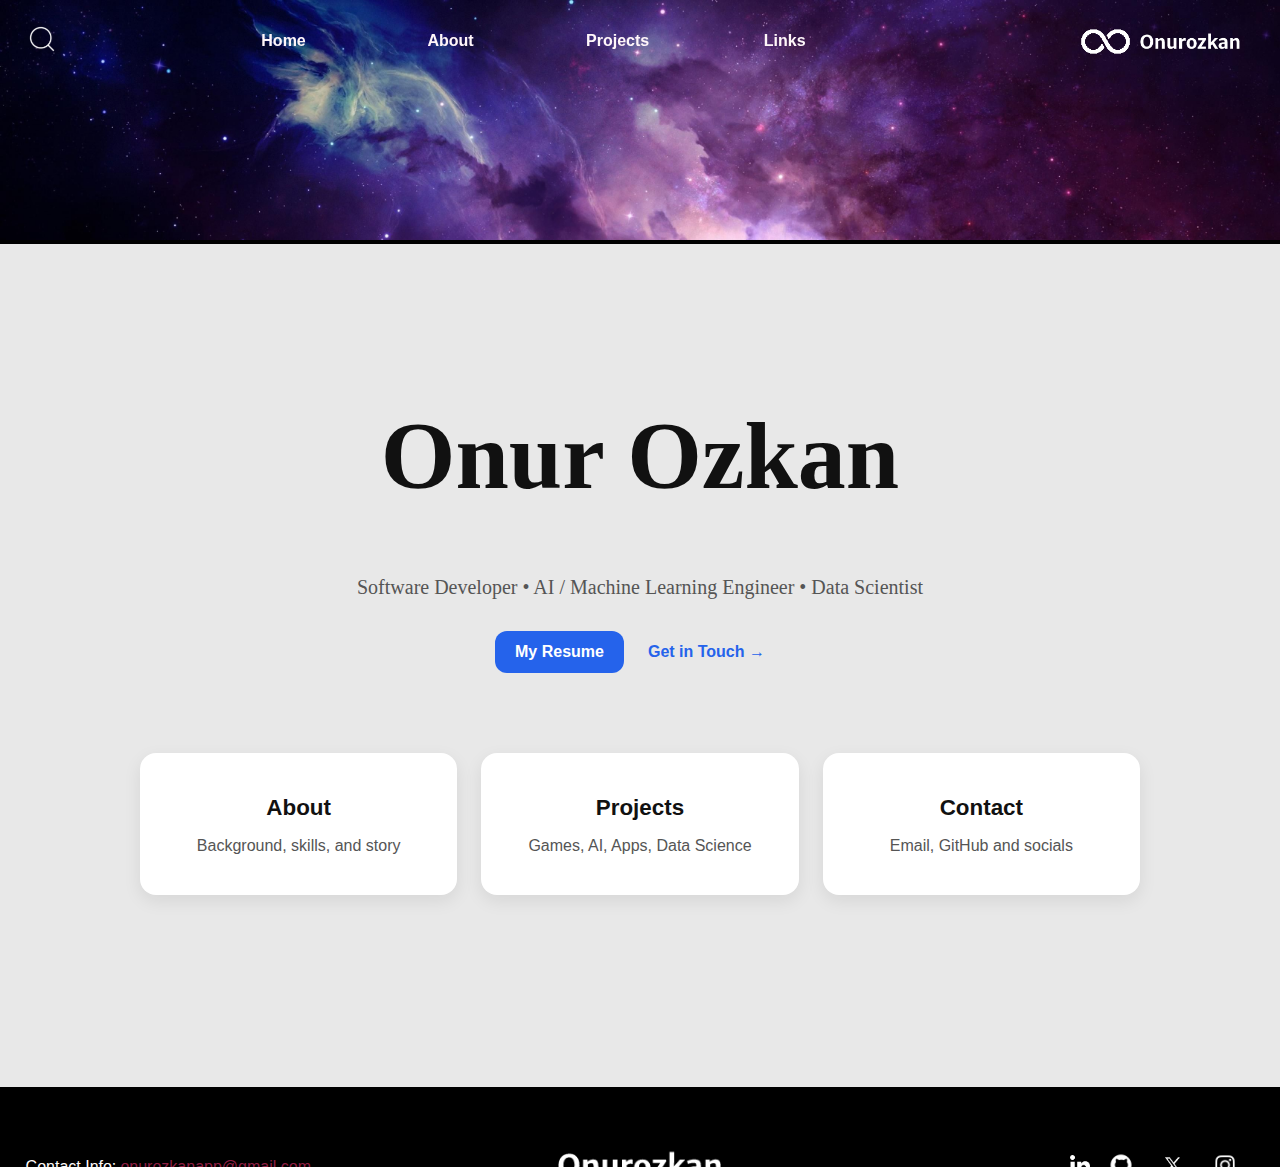
<file: index.html>
<!DOCTYPE html>
<html lang="en">
  <head>
    <meta charset="utf-8" />
    <!-- Ensure proper scaling on mobile devices -->
    <meta name="viewport" content="width=device-width, height=device-height, initial-scale=1" />

    <!-- Browser tab title -->
    <title>Onur Ozkan's Page</title>

    <!-- External CSS for navigation bar and homepage-specific styling -->
    <link rel="stylesheet" href="static/CSS/nav.css" />
    <link rel="stylesheet" href="static/CSS/index.css" />
  </head>
  <body>

    <div id="header">
      <!-- Decorative header background image -->
      <div id="headerpic"></div>

      <!-- Container for navigation and logo -->
      <div class="headercontbackg">
        <div class="headercontent">

          <!-- Burger menu icon (mobile toggle) -->
          <div class="burgericon"></div>

          <!-- Dropdown navigation menu -->
          <div class="burgermenu">
            <div class="linksbox">
              <nav id="links">
                <div id="menu-all-content">
                  <!-- search bar -->
                  <div id="searchbar">
                    <div id="searchtool" onclick="toggleSearchBar()">
                      <img src="static/search.svg" alt="Search" />
                    </div>
                    <form method="POST">
                      <input
                        id="bar"
                        type="text"
                        name="search"
                        placeholder="Search"
                        list="search-results"
                      />
                      <datalist id="search-results">
                        <option value="Home"></option>
                        <option value="About"></option>
                        <option value="Projects"></option>
                        <option value="Links"></option>
                      </datalist>
                    </form>
                  </div>

                  <!-- navigation links (relative, not /absolute) -->
                  <a
                    onmouseover="hoverChangeBackground(this)"
                    onclick="clickLink(this)"
                    onmouseout="changeBackLink(this)"
                    href="index.html"
                  >Home</a>

                  <a
                    onmouseover="hoverChangeBackground(this)"
                    onclick="clickLink(this)"
                    onmouseout="changeBackLink(this)"
                    href="about.html"
                  >About</a>

                  <a
                    onmouseover="hoverChangeBackground(this)"
                    onclick="clickLink(this)"
                    onmouseout="changeBackLink(this)"
                    href="projects.html"
                  >Projects</a>

                  <a
                    onmouseover="hoverChangeBackground(this)"
                    onclick="clickLink(this)"
                    onmouseout="changeBackLink(this)"
                    href="links.html"
                  >Links</a>
                </div>
              </nav>
            </div>
          </div>

          <!-- Website logo -->
          <div class="logo">
            <img src="static/logo.png" alt="Site logo" />
          </div>

        </div>
      </div>
    </div>

    <!-- Main content section -->
    <div class="content">
      <!-- HERO INTRO -->
      <section id="hero">
        <h1>Onur Ozkan</h1>
        <p class="tagline">Software Developer • AI / Machine Learning Engineer • Data Scientist</p>
        <div class="hero-buttons">
          <a class="btn primary"
            href="static/files/OnurOzkanResume.pdf"
            target="_blank" rel="noopener">
            My Resume
          </a>
          <a href="links.html" class="btn link">Get in Touch →</a>
        </div>
      </section>

      <!-- QUICK NAV CARDS -->
      <section id="quick-links">
        <a href="about.html" class="qcard">
          <h2>About</h2>
          <p>Background, skills, and story</p>
        </a>
        <a href="projects.html" class="qcard">
          <h2>Projects</h2>
          <p>Games, AI, Apps, Data Science</p>
        <a href="links.html" class="qcard">
          <h2>Contact</h2>
          <p>Email, GitHub and socials</p>
        </a>
      </section>
    </div>

    
    <!-- === FOOTER SECTION (static) === -->
    <div id="footer">
      <div id="footercontent">
        <div class="logo">
          <img src="static/logotext.png" alt="Site logo text" />
        </div>
        <div id="contactinfo">
          <p>Contact Info:</p>
          <a href="mailto:onurozkanapp@gmail.com">onurozkanapp@gmail.com</a>
        </div>
        <div id="social-media-sec">
          <a href="https://www.linkedin.com/in/onur-ozkan-286812149/" target="_blank" rel="noopener noreferrer">
            <img class="social-media-icons" src="static/linkedin.png" alt="LinkedIn" />
          </a>
          <a href="https://www.github.com/OnurOzkanApp" target="_blank" rel="noopener noreferrer">
            <img id="github" class="social-media-icons" src="static/github.png" alt="GitHub" />
          </a>
          <a href="https://twitter.com/OnurOzkan98" target="_blank" rel="noopener noreferrer">
            <img id="xlogo" class="social-media-icons" src="static/XAllBlack.png" alt="X" />
          </a>
          <a href="https://www.instagram.com/onurozkan98/" target="_blank" rel="noopener noreferrer">
            <img id="instagram" class="social-media-icons" src="static/instagram-icon.png" alt="Instagram" />
          </a>
        </div>
      </div>
    </div>

    <!-- Scripts -->
    <script src="https://code.jquery.com/jquery-3.5.0.js"></script>
    <script src="static/JS/nav.js"></script>
    <script src="static/JS/index.js"></script>
  </body>
</html>
</file>
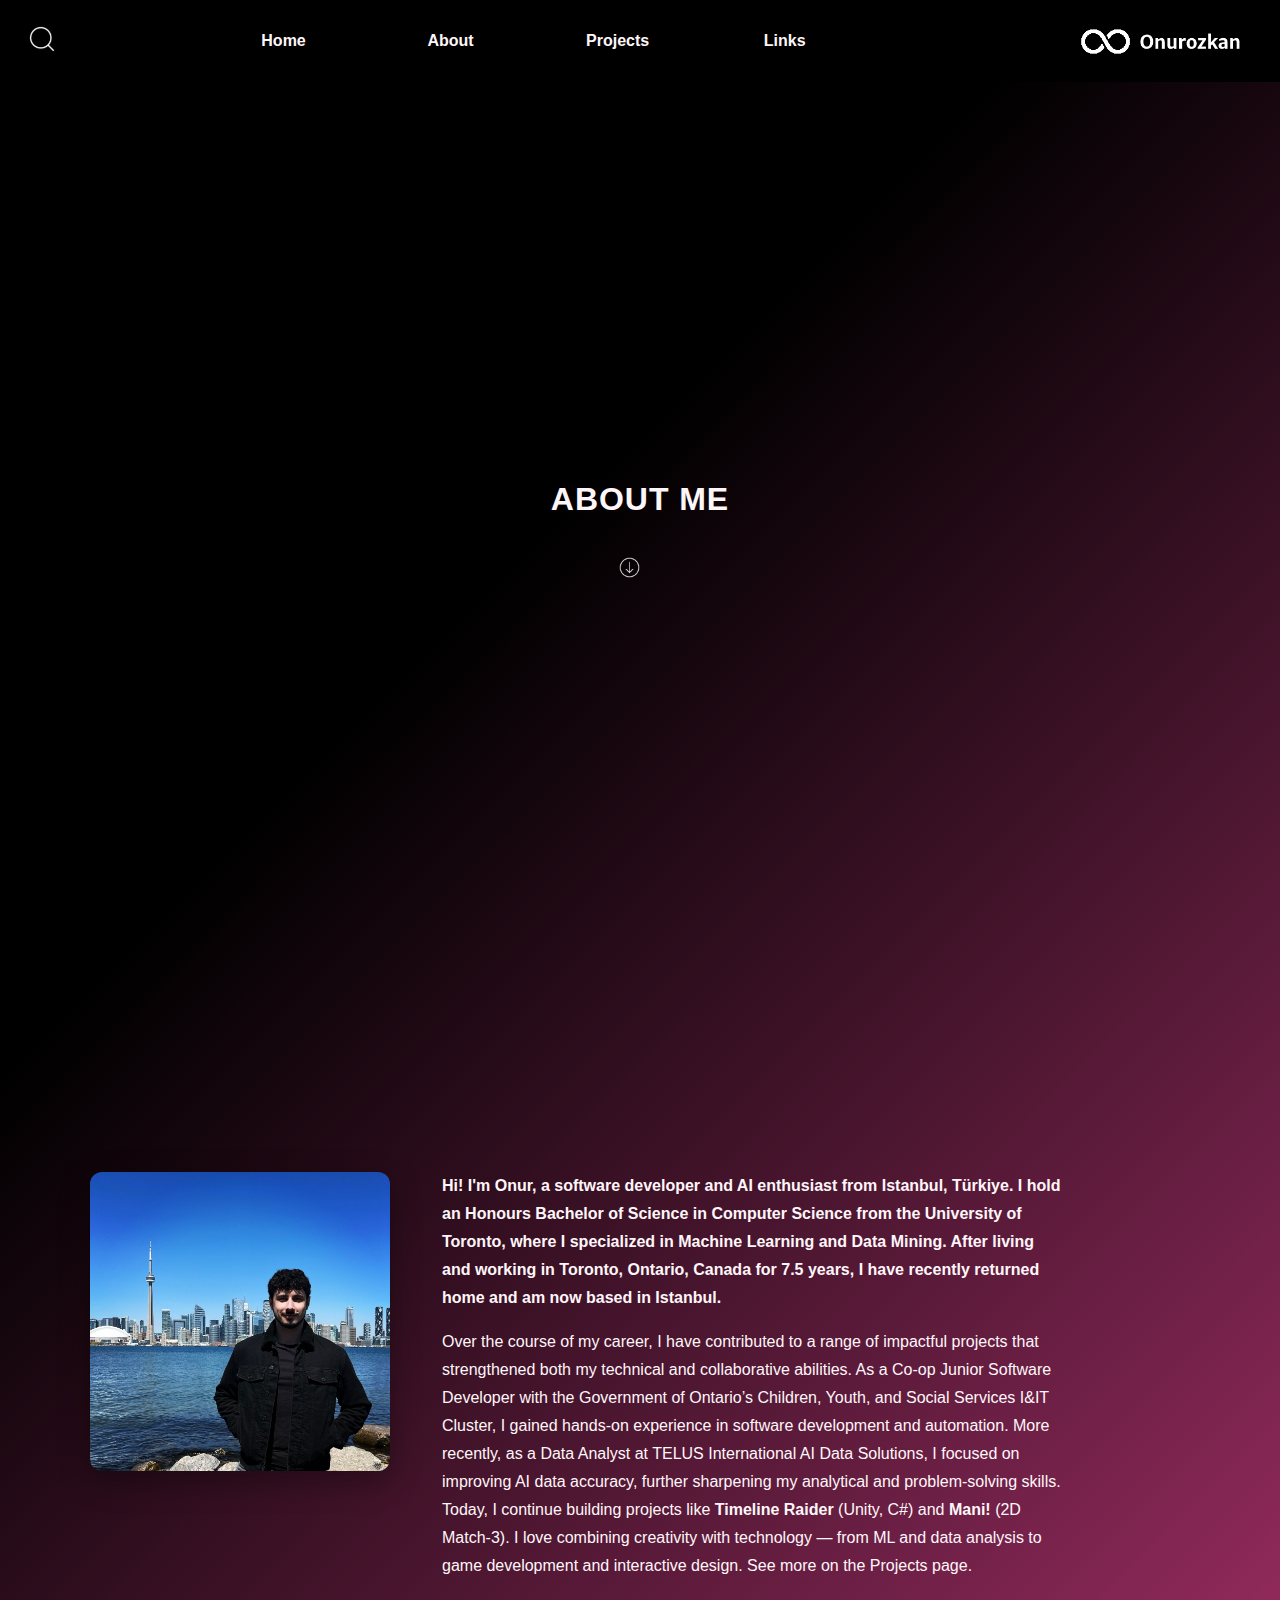
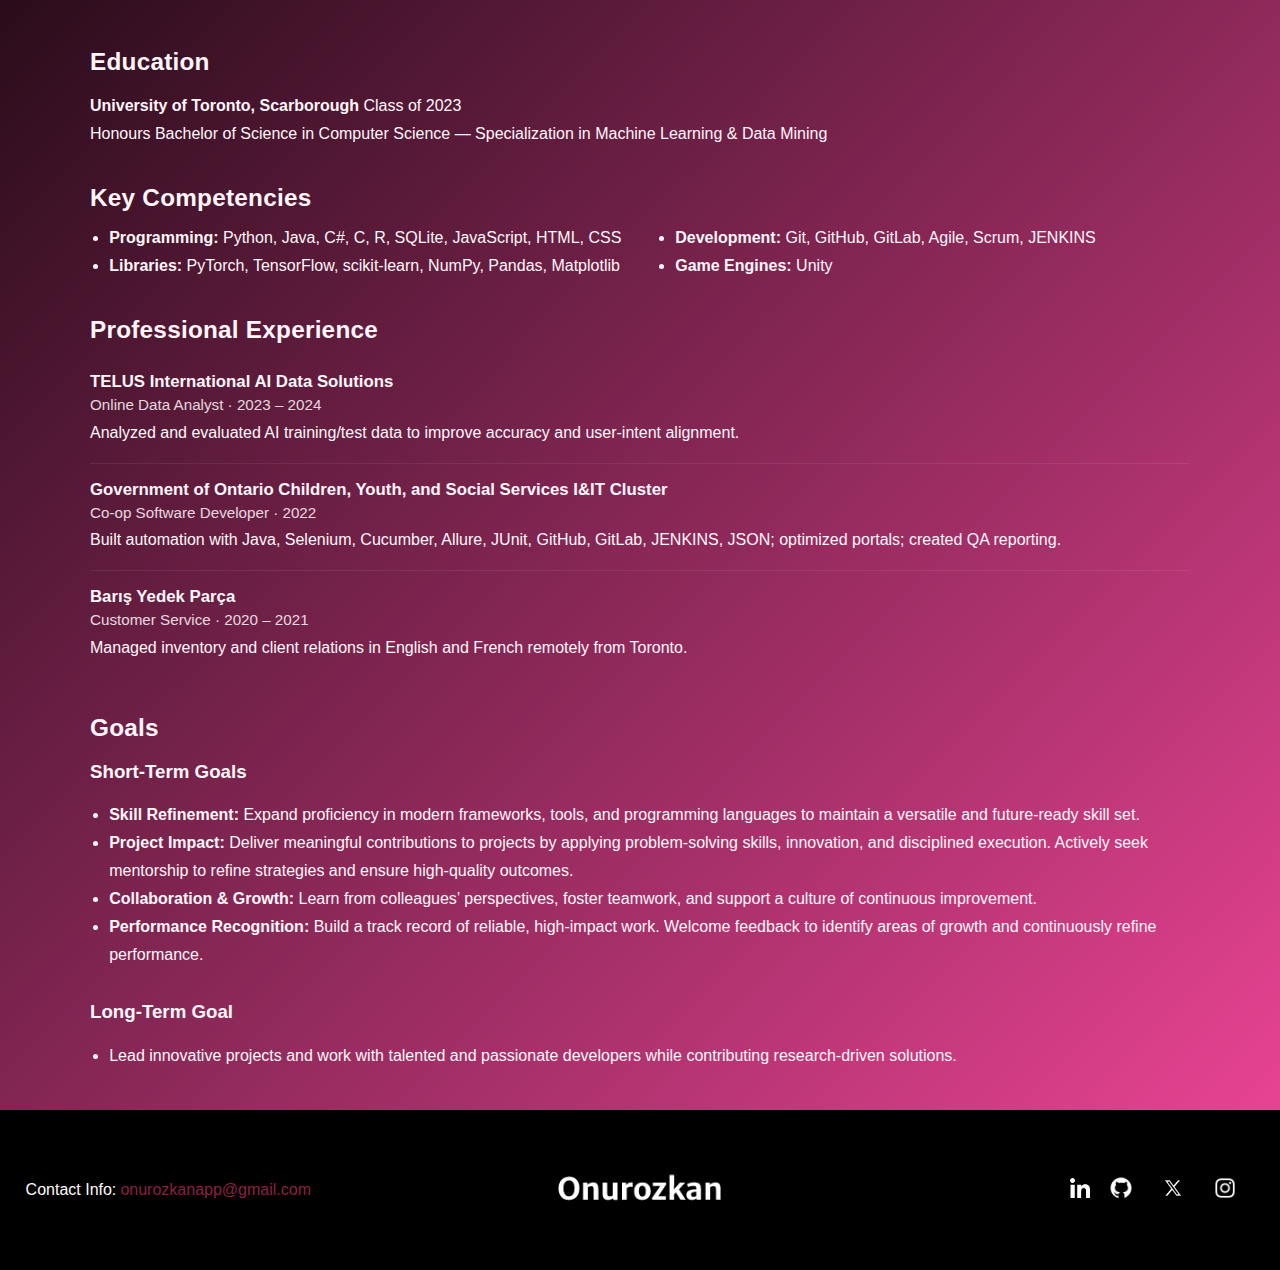
<file: about.html>
<!DOCTYPE html>
<html lang="en">
  <head>
    <!-- Meta -->
    <meta charset="utf-8" />
    <meta name="viewport" content="width=device-width, initial-scale=1" />

    <!-- Title -->
    <title>Onur Ozkan's Page</title>

    <!-- Styles -->
    <link rel="stylesheet" href="static/CSS/nav.css" />
    <link rel="stylesheet" href="static/CSS/about.css" />
  </head>
  <body>

    <!-- === HEADER (same structure as index) === -->
    <div id="header">
      <div id="headerpic"></div>

      <div class="headercontbackg">
        <div class="headercontent">

          <!-- Burger -->
          <div class="burgericon"></div>

          <!-- Dropdown menu -->
          <div class="burgermenu">
            <div class="linksbox">
              <nav id="links">
                <div id="menu-all-content">
                  <!-- search bar -->
                  <div id="searchbar">
                    <div id="searchtool" onclick="toggleSearchBar()">
                      <img src="static/search.svg" alt="Search" />
                    </div>
                    <form>
                      <input id="bar" type="text" name="search" placeholder="Search" list="search-results" />
                      <datalist id="search-results">
                        <option value="Home"></option>
                        <option value="About"></option>
                        <option value="Projects"></option>
                        <option value="Links"></option>
                      </datalist>
                    </form>
                  </div>

                  <!-- nav links -->
                  <!-- navigation links (relative, not /absolute) -->
                  <a
                    onmouseover="hoverChangeBackground(this)"
                    onclick="clickLink(this)"
                    onmouseout="changeBackLink(this)"
                    href="index.html"
                  >Home</a>

                  <a
                    onmouseover="hoverChangeBackground(this)"
                    onclick="clickLink(this)"
                    onmouseout="changeBackLink(this)"
                    href="about.html"
                  >About</a>

                  <a
                    onmouseover="hoverChangeBackground(this)"
                    onclick="clickLink(this)"
                    onmouseout="changeBackLink(this)"
                    href="projects.html"
                  >Projects</a>

                  <a
                    onmouseover="hoverChangeBackground(this)"
                    onclick="clickLink(this)"
                    onmouseout="changeBackLink(this)"
                    href="links.html"
                  >Links</a>
                </div>
              </nav>
            </div>
          </div>

          <!-- Logo -->
          <div class="logo">
            <img src="static/logo.png" alt="Site logo" />
          </div>

        </div>
      </div>
    </div>

    <!-- === MAIN CONTENT === -->
    <main class="content">
      <div class="filtered-background">
        <!-- Hero -->
        <section class="sections">
          <div class="section-1-content">
            <h1>ABOUT ME</h1>
            <div class="btns">
              <button class="next" aria-label="Scroll down">
                <img id="downarrow" src="static/downarrow.png" alt="" />
              </button>
              <button class="prev" aria-hidden="true">top</button>
            </div>
          </div>
        </section>

        <!-- Intro (image + two paragraphs) -->
        <section class="sections">
          <div class="section-2-content about-grid">
            <img id="profpicture" src="static/profphoto.jpg" alt="Profile photo of Onur Ozkan" />

            <div class="intro">
              <p class="lead" id="intro-1">
                Hi! I'm Onur, a software developer and AI enthusiast from Istanbul, Türkiye. I hold an 
                Honours Bachelor of Science in Computer Science from the University of Toronto, where I 
                specialized in Machine Learning and Data Mining. After living and working in 
                Toronto, Ontario, Canada for 7.5 years, I have recently returned home and am now based in Istanbul.
              </p>

              <p id="intro-2">
                Over the course of my career, I have contributed to a range of impactful projects that 
                strengthened both my technical and collaborative abilities. As a Co-op Junior Software Developer 
                with the Government of Ontario’s Children, Youth, and Social Services I&IT Cluster, 
                I gained hands-on experience in software development and automation. More recently, 
                as a Data Analyst at TELUS International AI Data Solutions, I focused on improving AI data accuracy, 
                further sharpening my analytical and problem-solving skills. Today, I continue building 
                projects like <strong>Timeline Raider</strong> (Unity, C#) and <strong>Mani!</strong> (2D Match-3).
                I love combining creativity with technology — from ML and data analysis to game development
                and interactive design. See more on the Projects page.
              </p>
            </div>
          </div>
        </section>

        <!-- Details block -->
        <section class="sections">
          <div class="section-3-content details">
            <h2>Education</h2>
            <p><strong>University of Toronto, Scarborough</strong> Class of 2023<br />
               Honours Bachelor of Science in Computer Science — Specialization in Machine Learning &amp; Data Mining
            </p>

            <h2>Key Competencies</h2>
            <div class="two-col">
              <ul>
                <li><strong>Programming:</strong> Python, Java, C#, C, R, SQLite, JavaScript, HTML, CSS</li>
                <li><strong>Libraries:</strong> PyTorch, TensorFlow, scikit-learn, NumPy, Pandas, Matplotlib</li>
              </ul>
              <ul>
                <li><strong>Development:</strong> Git, GitHub, GitLab, Agile, Scrum, JENKINS</li>
                <li><strong>Game Engines:</strong> Unity</li>
              </ul>
            </div>

            <h2>Professional Experience</h2>
            <div class="timeline">
              <div class="item">
                <h3>TELUS International AI Data Solutions</h3>
                <span class="meta">Online Data Analyst · 2023 – 2024</span>
                <p>Analyzed and evaluated AI training/test data to improve accuracy and user-intent alignment.</p>
              </div>
              <div class="item">
                <h3>Government of Ontario Children, Youth, and Social Services I&IT Cluster</h3>
                <span class="meta">Co-op Software Developer · 2022</span>
                <p>Built automation with Java, Selenium, Cucumber, Allure, JUnit, GitHub, GitLab, JENKINS, JSON; optimized portals; created QA reporting.</p>
              </div>
              <div class="item">
                <h3>Barış Yedek Parça</h3>
                <span class="meta">Customer Service · 2020 – 2021</span>
                <p>Managed inventory and client relations in English and French remotely from Toronto.</p>
              </div>
            </div>

            <h2>Goals</h2>
            <h3>Short-Term Goals</h3>
            <ul class="goals">
              <li><strong>Skill Refinement:</strong> Expand proficiency in modern frameworks, tools, and programming languages to maintain a versatile and future-ready skill set.</li>
              <li><strong>Project Impact:</strong> Deliver meaningful contributions to projects by applying problem-solving skills, innovation, and disciplined execution. Actively seek mentorship to refine strategies and ensure high-quality outcomes.</li>
              <li><strong>Collaboration & Growth:</strong> Learn from colleagues’ perspectives, foster teamwork, and support a culture of continuous improvement.</li>
              <li><strong>Performance Recognition:</strong> Build a track record of reliable, high-impact work. Welcome feedback to identify areas of growth and continuously refine performance.</li>
            </ul>

            <h3>Long-Term Goal</h3>
            <ul class="goals">
              <li>Lead innovative projects and work with talented and passionate developers while contributing research-driven solutions.</li>
            </ul>
          </div>
        </section>
      </div>
    </main>

    <!-- === FOOTER SECTION (static) === -->
    <div id="footer">
      <div id="footercontent">
        <div class="logo">
          <img src="static/logotext.png" alt="Site logo text" />
        </div>
        <div id="contactinfo">
          <p>Contact Info:</p>
          <a href="mailto:onurozkanapp@gmail.com">onurozkanapp@gmail.com</a>
        </div>
        <div id="social-media-sec">
          <a href="https://www.linkedin.com/in/onur-ozkan-286812149/" target="_blank" rel="noopener noreferrer">
            <img class="social-media-icons" src="static/linkedin.png" alt="LinkedIn" />
          </a>
          <a href="https://www.github.com/OnurOzkanApp" target="_blank" rel="noopener noreferrer">
            <img id="github" class="social-media-icons" src="static/github.png" alt="GitHub" />
          </a>
          <a href="https://twitter.com/OnurOzkan98" target="_blank" rel="noopener noreferrer">
            <img id="xlogo" class="social-media-icons" src="static/XAllBlack.png" alt="X" />
          </a>
          <a href="https://www.instagram.com/onurozkan98/" target="_blank" rel="noopener noreferrer">
            <img id="instagram" class="social-media-icons" src="static/instagram-icon.png" alt="Instagram" />
          </a>
        </div>
      </div>
    </div>

    <!-- Scripts -->
    <script src="https://code.jquery.com/jquery-3.5.0.js"></script>
    <script src="static/JS/nav.js"></script>
    <script src="static/JS/about.js"></script>
  </body>
</html>
</file>
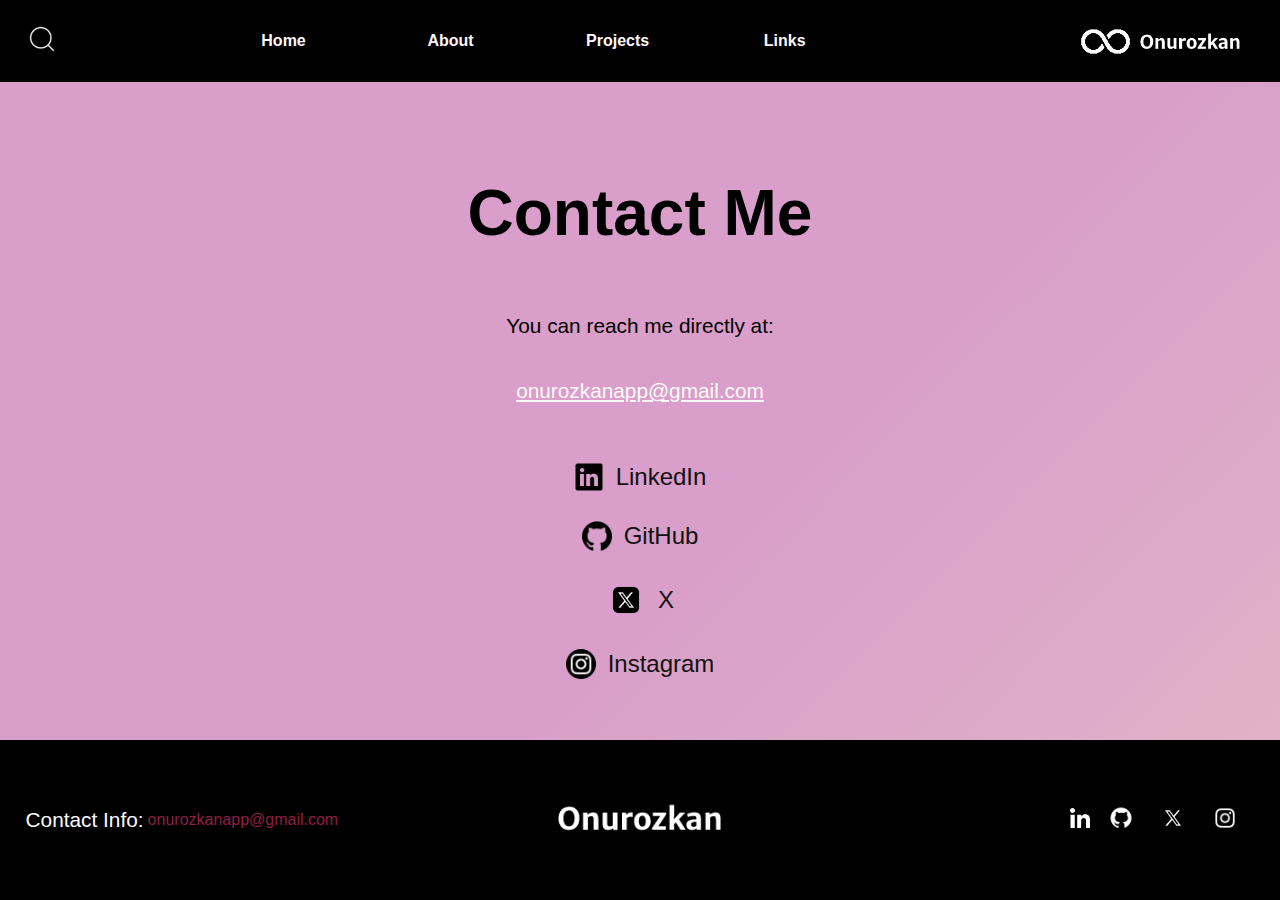
<file: links.html>
<!DOCTYPE html>
<html lang="en">
  <head>
    <meta charset="utf-8" />
    <!-- Responsive layout for all devices -->
    <meta name="viewport" content="width=device-width, initial-scale=1.0" />

    <title>Onur Ozkan's Page</title>

    <link rel="stylesheet" href="static/CSS/nav.css" />
    <link rel="stylesheet" href="static/CSS/links.css" />
  </head>
  <body>
    <!-- ===== HEADER ===== -->
    <div id="header">
      <div id="headerpic"></div>
      <div class="headercontbackg">
        <div class="headercontent">
          <div class="burgericon"></div>

          <div class="burgermenu">
            <div class="linksbox">
              <nav id="links" aria-label="Primary">
                <div id="menu-all-content">
                  <!-- search bar -->
                  <div id="searchbar">
                    <div id="searchtool" onclick="toggleSearchBar()">
                      <img src="static/search.svg" alt="Search" />
                    </div>
                    <form method="POST">
                      <input id="bar" type="text" name="search" placeholder="Search" list="search-results" />
                      <datalist id="search-results">
                        <option value="Home"></option>
                        <option value="About"></option>
                        <option value="Projects"></option>
                        <option value="Links"></option>
                      </datalist>
                    </form>
                  </div>

                  <!-- nav links -->
                  <!-- navigation links (relative, not /absolute) -->
                  <a
                    onmouseover="hoverChangeBackground(this)"
                    onclick="clickLink(this)"
                    onmouseout="changeBackLink(this)"
                    href="index.html"
                  >Home</a>

                  <a
                    onmouseover="hoverChangeBackground(this)"
                    onclick="clickLink(this)"
                    onmouseout="changeBackLink(this)"
                    href="about.html"
                  >About</a>

                  <a
                    onmouseover="hoverChangeBackground(this)"
                    onclick="clickLink(this)"
                    onmouseout="changeBackLink(this)"
                    href="projects.html"
                  >Projects</a>

                  <a
                    onmouseover="hoverChangeBackground(this)"
                    onclick="clickLink(this)"
                    onmouseout="changeBackLink(this)"
                    href="links.html"
                  >Links</a>
                </div>
              </nav>
            </div>
          </div>

          <div class="logo">
            <img src="static/logo.png" alt="Site logo" />
          </div>
        </div>
      </div>
    </div>

    <!-- ===== CONTENT ===== -->
    <div class="content">
      <h1>Contact Me</h1>
      <p>You can reach me directly at:</p>
      <p><a href="mailto:onurozkanapp@gmail.com">onurozkanapp@gmail.com</a></p>

      <div class="social-links">
        <a href="https://www.linkedin.com/in/onur-ozkan-286812149/" target="_blank" rel="noopener noreferrer">
          <img class="social-media-icons" src="static/linkedInAllBlack.png" alt="LinkedIn" /> LinkedIn
        </a>
        <a href="https://github.com/OnurOzkanApp" target="_blank" rel="noopener noreferrer">
          <img class="social-media-icons" src="static/githubAllBlack.png" alt="GitHub" /> GitHub
        </a>
        <a href="https://twitter.com/OnurOzkan98" target="_blank" rel="noopener noreferrer">
          <img id="xlogo" class="social-media-icons" src="static/XAllBlack.png" alt="X" /> X
        </a>
        <a href="https://www.instagram.com/onurozkan98/" target="_blank" rel="noopener noreferrer">
          <img class="social-media-icons" src="static/instagram-icon.png" alt="Instagram" /> Instagram
        </a>
      </div>
    </div>

    <!-- === FOOTER === -->
    <div id="footer">
      <div id="footercontent">
        <div class="logo">
          <img src="static/logotext.png" alt="Site logo text" />
        </div>
        <div id="contactinfo">
          <p>Contact Info:</p>
          <a href="mailto:onurozkanapp@gmail.com">onurozkanapp@gmail.com</a>
        </div>
        <div id="social-media-sec">
          <a href="https://www.linkedin.com/in/onur-ozkan-286812149/" target="_blank" rel="noopener noreferrer">
            <img class="social-media-icons" src="static/linkedin.png" alt="LinkedIn" />
          </a>
          <a href="https://www.github.com/OnurOzkanApp" target="_blank" rel="noopener noreferrer">
            <img id="github" class="social-media-icons" src="static/github.png" alt="GitHub" />
          </a>
          <a href="https://twitter.com/OnurOzkan98" target="_blank" rel="noopener noreferrer">
            <img id="xlogo" class="social-media-icons" src="static/XAllBlack.png" alt="X" />
          </a>
          <a href="https://www.instagram.com/onurozkan98/" target="_blank" rel="noopener noreferrer">
            <img id="instagram" class="social-media-icons" src="static/instagram-icon.png" alt="Instagram" />
          </a>
        </div>
      </div>
    </div>

    <!-- Scripts -->
    <script src="https://code.jquery.com/jquery-3.5.0.js"></script>
    <script src="static/JS/nav.js"></script>
    <script src="static/JS/links.js"></script>
  </body>
</html>
</file>
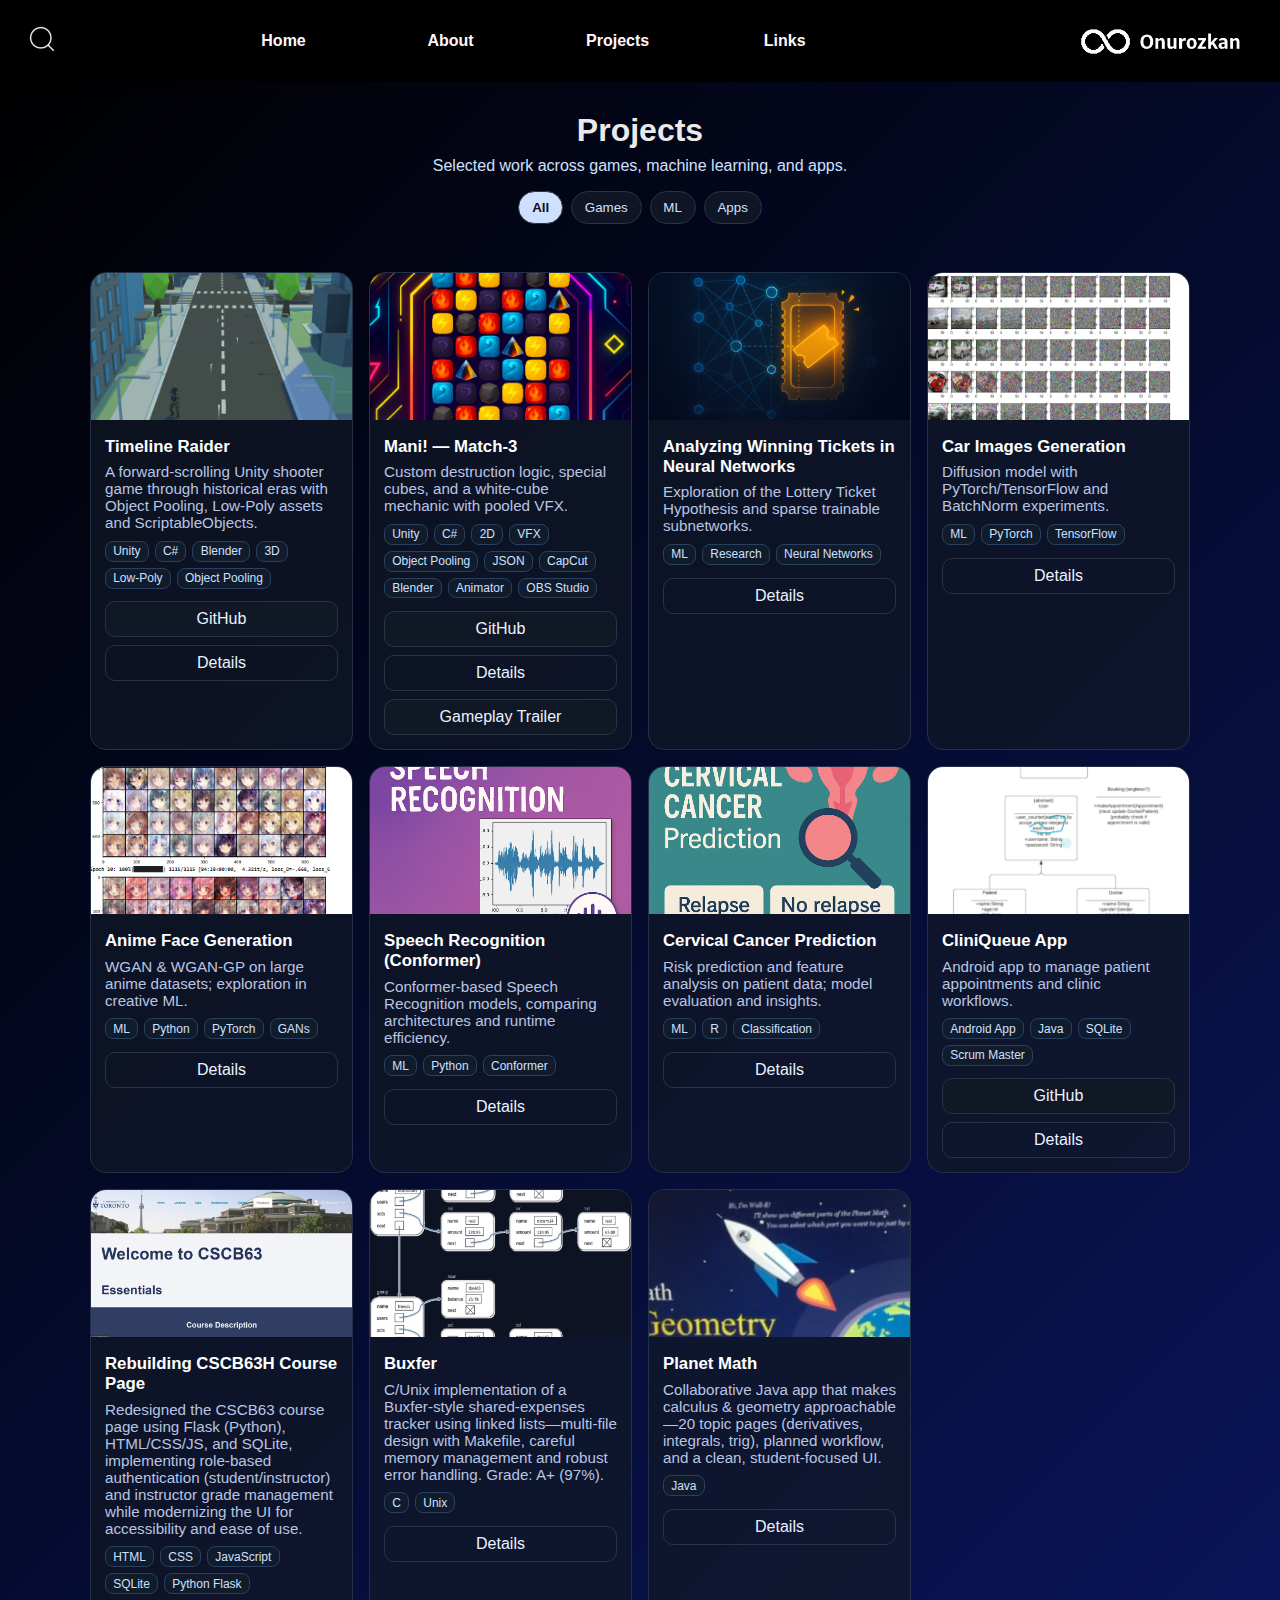
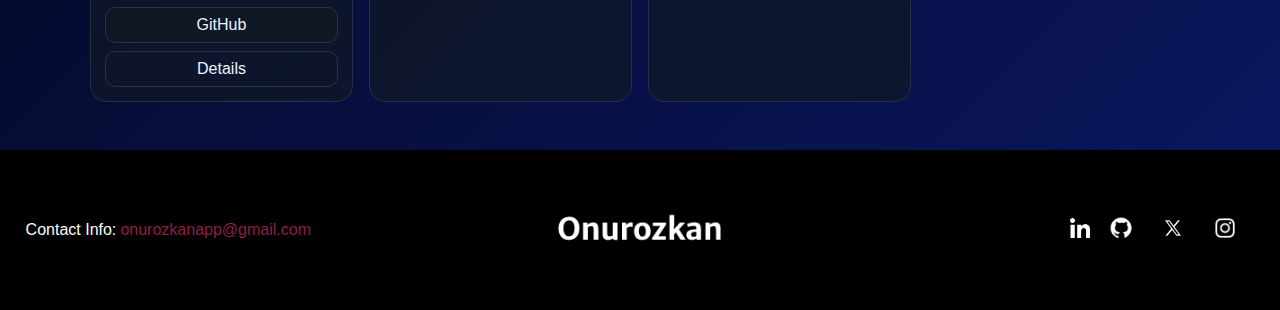
<file: projects.html>
<!DOCTYPE html>
<html lang="en">
  <head>
    <meta charset="utf-8" />
    <meta name="viewport" content="width=device-width, initial-scale=1" />
    <title>Projects — Onur Ozkan</title>

    <link rel="stylesheet" href="static/CSS/nav.css" />
    <link rel="stylesheet" href="static/CSS/projects.css" />
  </head>
  <body>

    <!-- HEADER (same structure as other pages) -->
     <div id="header">
      <!-- Decorative header background image -->
      <div id="headerpic"></div>

      <!-- Container for navigation and logo -->
      <div class="headercontbackg">
        <div class="headercontent">

          <!-- Burger menu icon (mobile toggle) -->
          <div class="burgericon"></div>

          <!-- Dropdown navigation menu -->
          <div class="burgermenu">
            <div class="linksbox">
              <nav id="links">
                <div id="menu-all-content">
                  <!-- search bar -->
                  <div id="searchbar">
                    <div id="searchtool" onclick="toggleSearchBar()">
                      <img src="static/search.svg" alt="Search" />
                    </div>
                    <form method="POST">
                      <input
                        id="bar"
                        type="text"
                        name="search"
                        placeholder="Search"
                        list="search-results"
                      />
                      <datalist id="search-results">
                        <option value="Home"></option>
                        <option value="About"></option>
                        <option value="Projects"></option>
                        <option value="Links"></option>
                      </datalist>
                    </form>
                  </div>

                  <!-- navigation links (relative, not /absolute) -->
                  <a
                    onmouseover="hoverChangeBackground(this)"
                    onclick="clickLink(this)"
                    onmouseout="changeBackLink(this)"
                    href="index.html"
                  >Home</a>

                  <a
                    onmouseover="hoverChangeBackground(this)"
                    onclick="clickLink(this)"
                    onmouseout="changeBackLink(this)"
                    href="about.html"
                  >About</a>

                  <a
                    onmouseover="hoverChangeBackground(this)"
                    onclick="clickLink(this)"
                    onmouseout="changeBackLink(this)"
                    href="projects.html"
                  >Projects</a>

                  <a
                    onmouseover="hoverChangeBackground(this)"
                    onclick="clickLink(this)"
                    onmouseout="changeBackLink(this)"
                    href="links.html"
                  >Links</a>
                </div>
              </nav>
            </div>
          </div>

          <!-- Website logo -->
          <div class="logo">
            <img src="static/logo.png" alt="Site logo" />
          </div>

        </div>
      </div>
    </div>

    <!-- CONTENT -->
    <div class="content">
      <div class="filtered-background">
        <section class="projects-hero">
          <h1>Projects</h1>
          <p>Selected work across games, machine learning, and apps.</p>
          <div class="filters" id="filters">
            <button class="active" data-filter="all">All</button>
            <button data-filter="games">Games</button>
            <button data-filter="ml">ML</button>
            <button data-filter="apps">Apps</button>
          </div>
        </section>
    
        <section class="grid" id="projectGrid">
          <!-- Timeline Raider -->
          <article class="card" data-tags="games" data-sub="Unity • Mobile/PC • 2025-Present">
            <img class="thumb" src="static/thumbs/timelineraider.png" alt="Timeline Raider screenshot" />
            <div class="card-body">
              <h3>Timeline Raider</h3>
              <p>A forward-scrolling Unity shooter game through historical eras with Object Pooling, Low-Poly assets
                 and ScriptableObjects.</p>
              <div class="badges">
                <span class="badge">Unity</span><span class="badge">C#</span><span class="badge">Blender</span><span class="badge">3D</span><span class="badge">Low-Poly</span><span class="badge">Object Pooling</span>
              </div>
              <div class="links">
                <a class="btn" href="https://github.com/OnurOzkanApp/TimelineRaider" target="_blank" rel="noopener">GitHub</a>
                <a class="btn ghost details-btn" href="#timeline-raider">Details</a>
              </div>

              <!-- Hidden long description -->
              <div class="details-content" hidden>
                <p>Timeline Raider is a fast, forward-scrolling shooter where the world moves toward the player.
                I built Timeline Raider in Unity (C#) with an optimized, flexible architecture that is intentionally
                future-proof. Each system is designed to be easily extended, edited, and maintained, so new mechanics,
                content, or UI can be added with minimal refactoring.To keep performance tight—especially on 
                mobile—I rely on low-poly assets and an extensive Object Pooling strategy. Bullets, enemies, 
                allies, VFX, and other gameplay objects are reused rather than reallocated, reducing memory 
                pressure and GC spikes while keeping frame times stable.
                </p>
                <p>The game is structured around eras: 
                Stone Age, Medieval, Industrial, World War II, Modern Day, Future, and Cyberpunk. Every era 
                brings distinct environments, character outfits, weapons, enemies, and comrades. Enemy health 
                and weapon characteristics evolve between eras to maintain challenge and a clear sense of progression.</p>
                <p>For content creation, I model and edit low-poly assets in Blender. Character rigs are standardized 
                with Mixamo so different models share a common skeleton, ensuring cross-compatible animation sets 
                and smoother integration of new characters.</p>
                <p>Weapons are driven by a ScriptableObject-based system, and the core game logic uses modular manager 
                patterns and targeted design patterns (such as Singleton where appropriate). This approach keeps 
                the codebase scalable and organized, making it straightforward to iterate on balance, add new weapons, 
                or introduce era-specific rules.
                </p>
              </div>
              <ul class="details-links" hidden>
                <li><a href="https://github.com/OnurOzkanApp/TimelineRaider" target="_blank" rel="noopener">GitHub</a></li>
              </ul>
            </div>
          </article>

          <!-- Mani! -->
          <article class="card" data-tags="games" data-sub="Unity • Mobile • 2025">
            <img class="thumb" src="static/thumbs/mani.png" alt="Mani! match-3 screenshot" />
            <div class="card-body">
              <h3>Mani! — Match-3</h3>
              <p>Custom destruction logic, special cubes, and a white-cube mechanic with pooled VFX.</p>
              <div class="badges">
                <span class="badge">Unity</span><span class="badge">C#</span><span class="badge">2D</span><span class="badge">VFX</span><span class="badge">Object Pooling</span><span class="badge">JSON</span><span class="badge">CapCut</span><span class="badge">Blender</span><span class="badge">Animator</span><span class="badge">OBS Studio</span>
              </div>
              <div class="links">
                <a class="btn" href="https://github.com/OnurOzkanApp/Mani" target="_blank" rel="noopener">GitHub</a>
                <a class="btn ghost details-btn" href="#mani">Details</a>
                <a class="btn" href="https://www.youtube.com/watch?v=oe-eunrKF8A" target="_blank" rel="noopener">Gameplay Trailer</a>
              </div>

              <!-- Hidden long description -->
              <div class="details-content" hidden>
                <p>I built a robust, scalable project architecture in Unity (C#) with a modular codebase that makes it easy
                   to add new cube types and levels without heavy refactoring.</p>
                <p>The game systems include multiple cube colors, unique special cubes for each color, a powerful end-game 
                  White Cube, and obstacles (Prisms and Stones) with distinct interactions. Animations vary by cube type 
                  and by the number of cubes destroyed, there’s a custom Level Progress Bar, and music persists smoothly 
                  between gameplay and the main menu.</p>
                <p>For mobile performance, I implemented a custom Object Pooling system, used Singletons sparingly and 
                  only in manager components, and built a clean state flow for Win, Lose, and Pause screens.</p>
                <p>Content is organized as 50 hand-crafted levels defined in external JSON, which enables fast iteration. 
                  The game supports level lock/unlock and replay (completed levels are replayable, while locked ones 
                  remain hidden), and the Targets UI updates dynamically based on active goals.</p>
                <p>On the content side, I edited sprites and UI in Photopea, modeled Prism shards in Blender, and created 
                  VFX with Unity’s Particle System and Animator (using carefully selected free Asset Store and 
                  AI-generated assets). I produced the trailer with CapCut and OBS Studio.</p>
              </div>
              <ul class="details-links" hidden>
                <li><a href="https://github.com/OnurOzkanApp/Mani" target="_blank" rel="noopener">GitHub</a></li>
                <li><a href="https://www.youtube.com/watch?v=oe-eunrKF8A" target="_blank" rel="noopener">Trailer</a></li>
              </ul>
            </div>
          </article>

          <!-- Research Paper -->
          <article class="card" data-tags="ml" data-sub="Toronto, ON • Apr 2023">
            <img class="thumb" src="static/thumbs/researchpaper.png" alt="Lottery Ticket Hypothesis — research" />
            <div class="card-body">
              <h3>Analyzing Winning Tickets in Neural Networks</h3>
              <p>Exploration of the Lottery Ticket Hypothesis and sparse trainable subnetworks.</p>
              <div class="badges">
                <span class="badge">ML</span><span class="badge">Research</span><span class="badge">Neural Networks</span>
              </div>
              <div class="links">
                <a class="btn ghost details-btn" href="#researchpaper">Details</a>
              </div>

              <!-- Hidden long description -->
              <div class="details-content" hidden>
                Studied Frankle &amp; Carbin’s Lottery Ticket Hypothesis and reproduced pruning experiments to
                locate sparse “winning tickets” that train to comparable accuracy when reset and retrained.
                Ran ablations on initialization, sparsity levels, and training length to understand stability
                and generalization behavior across architectures/datasets.
              </div>
            </div>
          </article>

          <!-- Car Images Generation -->
          <article class="card" data-tags="ml" data-sub="Python • Diffusion • 2023">
            <img class="thumb" src="static/thumbs/carimagegen.png" alt="Generating car images" />
            <div class="card-body">
              <h3>Car Images Generation</h3>
              <p>Diffusion model with PyTorch/TensorFlow and BatchNorm experiments.</p>
              <div class="badges">
                <span class="badge">ML</span><span class="badge">PyTorch</span><span class="badge">TensorFlow</span>
              </div>
              <div class="links">
                <a class="btn ghost details-btn" href="#car-image">Details</a>
              </div>

              <!-- Hidden long description (your original text) -->
              <div class="details-content" hidden>
                Building a Diffusion Model in Python using PyTorch and TensorFlow was a journey into the world of
                computer vision. Leveraging Batch Normalization for improved performance, I embarked on generating
                realistic car images from large datasets. This project not only showcased my proficiency in cutting-edge
                technologies but also highlighted my dedication to creating impactful and visually compelling solutions.
              </div>
            </div>
          </article>
          
          <!-- Anime GAN -->
          <article class="card" data-tags="ml" data-sub="WGAN/WGAN-GP • 2023">
            <img class="thumb" src="static/thumbs/animegan.png" alt="Anime GAN sample faces" />
            <div class="card-body">
              <h3>Anime Face Generation</h3>
              <p>WGAN &amp; WGAN-GP on large anime datasets; exploration in creative ML.</p>
              <div class="badges">
                <span class="badge">ML</span><span class="badge">Python</span><span class="badge">PyTorch</span><span class="badge">GANs</span>
              </div>
              <div class="links">
                <a class="btn ghost details-btn" href="#anime-gan">Details</a>
              </div>

              <!-- Hidden long description -->
              <div class="details-content" hidden>
                Venturing into Generative Adversarial Networks (GANs), I explored the creative side of Machine Learning. 
                The project involved utilizing WGAN and WGAN with Gradient Penalty to generate anime faces from large datasets. 
                This foray into the world of GANs reflects my passion for exploring the intersection of technology and creativity, 
                resulting in visually stunning and novel outputs.
              </div>
            </div>
          </article>

          <!-- Speech Recognition (Conformer) -->
          <article class="card" data-tags="ml" data-sub="Python • Speech Recognition • 2023">
            <img class="thumb" src="static/thumbs/asr.png" alt="ASR waveform visualization" />
            <div class="card-body">
              <h3>Speech Recognition (Conformer)</h3>
              <p>Conformer-based Speech Recognition models, comparing architectures and runtime efficiency.</p>
              <div class="badges">
                <span class="badge">ML</span><span class="badge">Python</span><span class="badge">Conformer</span>
              </div>
              <div class="links">
                <a class="btn ghost details-btn" href="#asr">Details</a>
              </div>

              <!-- Hidden long description -->
              <div class="details-content" hidden>
                Developing a speech recognition model in Python on a large dataset was a leap into the realm of natural 
                language processing. Incorporating a conformer to analyze performance differences, I aimed to enhance 
                the accuracy and efficiency of speech recognition systems. This project underscores my commitment to 
                addressing real-world challenges through innovative Machine Learning solutions.
              </div>
            </div>
          </article>

          <!-- Cervical Cancer Prediction -->
          <article class="card" data-tags="ml" data-sub="R • Classification • 2023">
            <img class="thumb" src="static/thumbs/cervical-ml.png" alt="Data visualization" />
            <div class="card-body">
              <h3>Cervical Cancer Prediction</h3>
              <p>Risk prediction and feature analysis on patient data; model evaluation and insights.</p>
              <div class="badges">
                <span class="badge">ML</span><span class="badge">R</span><span class="badge">Classification</span>
              </div>
              <div class="links">
                <a class="btn ghost details-btn" href="#cervical">Details</a>
              </div>

              <!-- Hidden long description -->
              <div class="details-content" hidden>
                Built a binary relapse classifier (relapse vs. no relapse). Cleaned and encoded patient records data,
                evaluated logistic regression, random forest, and gradient boosting with cross-validation, and
                analyzed key variables affecting risk. Reported ROC-AUC, precision/recall, and calibration.
              </div>
            </div>
          </article>

          <!-- CliniQueue -->
          <article class="card" data-tags="apps" data-sub="Android App • Java • 2021">
            <img class="thumb" src="static/thumbs/cliniqueue.png" alt="CliniQueue app screenshot" />
            <div class="card-body">
              <h3>CliniQueue App</h3>
              <p>Android app to manage patient appointments and clinic workflows.</p>
              <div class="badges">
                <span class="badge">Android App</span><span class="badge">Java</span><span class="badge">SQLite</span><span class="badge">Scrum Master</span>
              </div>
              <div class="links">
                <a class="btn" href="https://github.com/OnurOzkanApp/CliniQueue-app" target="_blank" rel="noopener">GitHub</a>
                <a class="btn ghost details-btn" href="#cliniqueue">Details</a>
              </div>

              <!-- Hidden long description -->
              <div class="details-content" hidden>
                In my capacity as a Scrum Master for the Android app "CliniQueue App," designed for a clinic setting, 
                I led a cross-functional team in the agile development process. The app featured distinct logins for 
                both patients and doctors, fostering a comprehensive healthcare experience. Patients were empowered to 
                explore and choose doctors, search for specific practitioners, and seamlessly book appointments. On the 
                doctor's side, the app provided a centralized platform for managing schedules and accessing patient information. 
                This multifaceted approach not only highlighted the technical complexities of managing dual interfaces but also 
                demonstrated our commitment to creating a solution that catered to the diverse needs of both patients and 
                healthcare professionals. The positive feedback we received, coupled with achieving a perfect score of 100, 
                validated the success of our collaborative efforts in delivering a user-friendly and comprehensive healthcare 
                management tool. 
              </div>
              <ul class="details-links" hidden>
                <li><a href="https://github.com/OnurOzkanApp/ClinicQueue" target="_blank" rel="noopener">GitHub</a></li>
              </ul>
            </div>
          </article>

          <!-- Rebuilding CSCB63H Course Page -->
          <article class="card" data-tags="apps" data-sub="HTML • CSS • JavaScript • 2021">
            <img class="thumb" src="static/thumbs/redesign.png" alt="Rebuilding CSCB63H Course Page screenshot" />
            <div class="card-body">
              <h3>Rebuilding CSCB63H Course Page</h3>
              <p>Redesigned the CSCB63 course page using Flask (Python), HTML/CSS/JS, and SQLite, implementing role-based authentication (student/instructor) and instructor grade management while modernizing the UI for accessibility and ease of use.</p>
              <div class="badges">
                <span class="badge">HTML</span><span class="badge">CSS</span><span class="badge">JavaScript</span><span class="badge">SQLite</span><span class="badge">Python Flask</span>
              </div>
              <div class="links">
                <a class="btn" href="https://github.com/OnurOzkanApp/Redesigning-Course-Page" target="_blank" rel="noopener">GitHub</a>
                <a class="btn ghost details-btn" href="#rebuildingcscb63h">Details</a>
              </div>

              <!-- Hidden long description -->
              <div class="details-content" hidden>
                <p>
                I redesigned the CSCB63 course page using Python Flask, HTML, CSS, JavaScript, and SQLite. The goal was to modernize 
                the site’s architecture and presentation while keeping the stack lightweight and easy to maintain. I implemented separate 
                login flows and permissions for students and instructors. Instructors gained the ability to add and edit grades, while 
                students could securely view their own information and grades.</p>
                <p>
                The user interface was refreshed to be more modern, accessible, and easy to navigate—improving overall usability and 
                meeting basic accessibility expectations for contrast, structure, and keyboard friendliness.</p>
              </div>
              <ul class="details-links" hidden>
                <li><a href="https://github.com/OnurOzkanApp/Redesigning-Course-Page" target="_blank" rel="noopener">GitHub</a></li>
              </ul>
            </div>
          </article>

          <!-- Buxfer in C -->
          <article class="card" data-tags="apps" data-sub="C • Unix • 2018">
            <img class="thumb" src="static/thumbs/buxfer.png" alt="Buxfer in C screenshot" />
            <div class="card-body">
              <h3>Buxfer</h3>
              <p>C/Unix implementation of a Buxfer-style shared-expenses tracker using linked lists—multi-file design with 
                Makefile, careful memory management and robust error handling. Grade: A+ (97%).</p>
              <div class="badges">
                <span class="badge">C</span><span class="badge">Unix</span>
              </div>
              <div class="links">
                <a class="btn ghost details-btn" href="#buxfer">Details</a>
              </div>

              <!-- Hidden long description -->
              <div class="details-content" hidden>
                  During the Summer of 2018, I was taking a second-year computer science course named Software Tools and 
                  Systems Programming which focuses on Unix and C programming. And for our second assignment, I was asked 
                  to build a program that uses a linked list structure and the program would be a basic version of a real 
                  program called "Buxfer." Buxfer is a business-related program that tracks the shared expenses of different 
                  groups. There are two possible types of groups, one is a business group and the other is a personal group. 
                  In this assignment, we had to work with multiple files. These files include a file with the starter code, 
                  a file that contains structs, a file with the main function and a makefile that compiles all files. Since 
                  it is developed in C, we were expected to manage the memory efficiently by using functions such as malloc 
                  and we were expected to handle all the errors to make sure that the program does not crash. As a result, 
                  I've completed all the necessary methods with error handling and comments that explain my code so that 
                  in a real-world situation my code would be understandable if anyone needs to use it in the future. 
                  As a result, I received an A+ with a grade of 97. This project allowed me to understand how to apply my 
                  knowledge from my previous experiences to a new situation. As I needed to use my knowledge of linked 
                  lists from previous classes to complete this project. It also helped me to put the new information that 
                  I had learned about C together to build a successful C program.
              </div>
              <ul class="details-links" hidden>
              </ul>
            </div>
          </article>

          <!-- Planet Math -->
          <article class="card" data-tags="apps" data-sub="Java • 2017">
            <img class="thumb" src="static/thumbs/planetmath.png" alt="Planet Math screenshot" />
            <div class="card-body">
              <h3>Planet Math</h3>
              <p>Collaborative Java app that makes calculus & geometry approachable—20 topic pages (derivatives, integrals, trig), 
                planned workflow, and a clean, student-focused UI.</p>
              <div class="badges">
                <span class="badge">Java</span>
              </div>
              <div class="links">
                <a class="btn ghost details-btn" href="#planetmath">Details</a>
              </div>

              <!-- Hidden long description -->
              <div class="details-content" hidden>
                <p>
                When I was in 12th grade, I wanted to work on a mathematics project on Java that could help other students 
                with calculus. Even though I had a lot of experience working as a group on class projects, I also wanted to 
                develop my teamwork skill by working with someone on a coding project. Since my objective was to learn more 
                about the work environment. And developing projects as a team. So, I decided to ask one of my classmates, 
                since she and I helped each other out with our separate final projects for a Java summer program that we 
                participated in. Then we decided to create an application called "Planet Math" that would have all the 
                information about different subjects in calculus such as integration, derivative and trigonometry. But we 
                also wanted to make sure that the program should not be boring and therefore, it should look more appealing to the students.</p>
                <p>
                Firstly, we wanted to follow a proper development cycle. Thus, we wanted to create a plan before coding anything. 
                So, we worked together to come up with a design and then what subjects to cover. We discussed our plans to our 
                mathematics teacher to get feedback. In the end, our program had a total of 20 subjects. 5 subjects in Math and 
                15 subjects in the Geometry section. Then, we started to create the pages for every subject by working together. 
                We also decided that we should work on separate topics within subjects then put them together. So, we started 
                to build the first version of our application. While we started coding, we went to our computer science teacher 
                and told her about our joint project. She loved the idea and she agreed to give some feedback. With her suggestions, 
                we changed the design a little before the first version was completed.</p>
                <p>After the initial build, we worked with our teacher during the breaks and after school hours to optimize the project. 
                Later on, she asked us about the idea of putting our project into lab computers or our school's online system 
                called "Moodle". She also wanted us to continue to expand the application and add new things to version 1.2 of 
                the Planet Math. During this project, my partner and I, we both learned so much about the importance of teamwork, 
                communication with your partner, planning  and getting feedback about the difficulties that you might encounter.</p>
              </div>
              <ul class="details-links" hidden>
              </ul>
            </div>
          </article>
        </section>
      </div>
    </div>

    <!-- === FOOTER SECTION (static) === -->
    <div id="footer">
      <div id="footercontent">
        <div class="logo">
          <img src="static/logotext.png" alt="Site logo text" />
        </div>
        <div id="contactinfo">
          <p>Contact Info:</p>
          <a href="mailto:onurozkanapp@gmail.com">onurozkanapp@gmail.com</a>
        </div>
        <div id="social-media-sec">
          <a href="https://www.linkedin.com/in/onur-ozkan-286812149/" target="_blank" rel="noopener noreferrer">
            <img class="social-media-icons" src="static/linkedin.png" alt="LinkedIn" />
          </a>
          <a href="https://www.github.com/OnurOzkanApp" target="_blank" rel="noopener noreferrer">
            <img id="github" class="social-media-icons" src="static/github.png" alt="GitHub" />
          </a>
          <a href="https://twitter.com/OnurOzkan98" target="_blank" rel="noopener noreferrer">
            <img id="xlogo" class="social-media-icons" src="static/XAllBlack.png" alt="X" />
          </a>
          <a href="https://www.instagram.com/onurozkan98/" target="_blank" rel="noopener noreferrer">
            <img id="instagram" class="social-media-icons" src="static/instagram-icon.png" alt="Instagram" />
          </a>
        </div>
      </div>
    </div>

    <!-- Project Details Modal -->
    <div id="projectModal" class="proj-modal" hidden>
      <div class="proj-modal__backdrop" data-close></div>

      <div class="proj-modal__dialog" role="dialog" aria-modal="true"
          aria-labelledby="proj-modal-title" aria-describedby="proj-modal-desc">
        <button class="proj-modal__close" type="button" aria-label="Close" data-close>×</button>

        <header class="proj-modal__header">
          <img class="proj-modal__thumb" alt="" />
          <div class="proj-modal__titles">
            <h2 id="proj-modal-title"></h2>
            <p id="proj-modal-sub" class="proj-modal__subtitle"></p>
          </div>
        </header>

        <div id="proj-modal-badges" class="proj-modal__badges"></div>
        <div id="proj-modal-desc" class="proj-modal__body"></div>
        <div id="proj-modal-links" class="proj-modal__links"></div>
      </div>
    </div>
    
    <!-- Scripts -->
    <script src="https://code.jquery.com/jquery-3.5.0.js"></script>
    <script src="static/JS/nav.js"></script>
    <script src="static/JS/projects.js"></script>
  </body>
</html>
</file>
<file: static/CSS/nav.css>
/* overall layouts for the site and to make it fully responsive */
body {
  font-family: Arial, Helvetica, sans-serif;
  margin: 0;
  padding: 0;
  display: grid;
  grid-template-rows: 3em 1fr 10em;
  grid-template-areas:
    "header"
    "content"
    "footer";
}

/* set all the links to the same font */
a {
  font-family: Arial, Helvetica, sans-serif;
}

/* --------------------
HEADER SECTION OF ALL PAGES 
---------------------------*/
#header {
  grid-area: header;
}
/* black background */
.headercontbackg {
  width: 100%;
  position: fixed;
  top: 0;
  z-index: 1;

  background-color: black;
}
/* all the contents (i.e. links, logo etc.) */
.headercontent {
  display: flex;
  flex-direction: row;
  justify-content: space-between;
  align-items: center;
  margin-left: 2%;
  margin-right: 2%;
}

.burgericon {
  width: 1.5em;
  height: 1.5em;
  background-image: url("../burger.jpg");
  background-size: cover;
}
/*
.burgermenu {
  display: none;
}*/

#links {
  display: none;

  width: 100%;
  position: absolute;
  left: 0;
  top: 3em;
  background-color: black;
}

#menu-all-content {
  display: flex;
  flex-direction: column;
  align-items: center;
}

nav a {
  color: #fff6f9;
  font-size: 1rem;
  font-weight: 600;
  text-decoration: none;
  width: 100%;
  text-align: center;
  padding: 2%;
}

.logo {
  flex: 0.3;
}
.logo img {
  width: 9em;
}

#header .logo {
  margin-top: 0.5%;
  margin-bottom: 0.5%;

  display: flex;
  flex-direction: row;
  justify-content: flex-end;
}
/* For the search bar */
#searchbar {
  width: 100%;
  height: 20%;
  margin-right: 1%;

  display: flex;
  flex-direction: row;
  align-items: center;
  justify-content: center;
}

#searchtool img {
  max-width: 5vw;
  cursor: pointer;
}

#header form {
  width: 80%;
  margin-bottom: 1%;
}

#searchbar input {
  width: 95%;
  visibility: visible;
  padding-left: 2%;

  background-color: #e9fafa;
  border-radius: 0.5em;
  box-shadow: rgba(240, 46, 170, 0.4) 5px;
}

/* --------------------
CONTENT SECTION OF ALL PAGES 
---------------------------*/
.content {
  grid-area: content;
}

/* --------------------
FOOTER SECTION OF ALL PAGES 
---------------------------*/
#footer {
  width: 100%;
  background-color: black;
  grid-area: footer;
  color: snow;
}

#footercontent {
  display: grid;
  grid-template-columns: 2.5em 1fr 2.5em;
  grid-template-rows: 1fr 1fr 1fr;
  grid-template-areas:
    ". logo ."
    ". cinfo ."
    ". social-media .";
  height: 100%;
  justify-content: center;
  margin-left: 2%;
  margin-right: 2%;
  font-size: 0.8rem;
}
#footercontent p {
  font-family: Arial, Helvetica, sans-serif;
}
#footercontent a {
  margin-left: 1%;
  color: #8f1f44;
  text-decoration: none;
}

#contactinfo {
  width: 100%;

  grid-area: cinfo;
  justify-self: center;

  display: flex;
  flex-direction: row;
  align-items: center;
  justify-content: center;
}

#footercontent .logo {
  grid-area: logo;
  text-align: center;
  margin-top: 2%;
}

#footercontent .logo img {
  width: 14em;
}

#social-media-sec {
  grid-area: social-media;
  width: 50%;

  display: flex;
  flex-direction: row;
  align-items: center;
  justify-content: space-evenly;

  justify-self: center;
}

.social-media-icons {
  width: 1.25em;
}

#github {
  width: 1.6rem;
}

#xlogo {
  width: 2.5rem;
}

#instagram {
  width: 1.75em;
}

/* adjust the view for bigger window sizes*/
@media screen and (min-width: 850px) {
  body {
    grid-template-rows: 3em 1fr 10em;
  }
  /* adjust header such as removing burger menu icon */
  .burgericon {
    visibility: hidden;
    width: 0;
    height: 0;
  }
  /* show links instead of hiding them like on mobile */
  .burgermenu {
    flex: 0.8;
  }

  .logo img {
    width: 11em;
  }

  #searchtool img {
    max-width: 2em;
  }

  #searchbar input {
    width: 8rem;
    visibility: hidden;
    box-shadow: rgba(240, 46, 170, 0.4) 5px 5px;
  }

  #links {
    display: block;
    width: 90%;
    margin-right: 2%;
    position: unset;
    background-color: transparent;
  }
  #links a {
    padding: 2em 1em;
  }

  #menu-all-content {
    flex-direction: row;
    align-items: center;
  }

  /* adjust the logo position on Pcs */
  .logo {
    flex: 0.25;
  }
}

/* adjust the footer for bigger window sizes*/
@media screen and (min-width: 945px) {
  /* adjust the footer layout*/
  #footercontent {
    grid-template-columns: 1fr 1fr 1fr;
    grid-template-rows: 1fr 1fr 1fr;
    grid-template-areas:
      ". . ."
      "cinfo logo social-media"
      ". . .";
    font-size: 1rem;
  }

  /* change the position of the contact info on Pc view */
  #contactinfo {
    justify-content: flex-start;
    grid-area: cinfo;
  }

  #footercontent .logo {
    align-self: center;
    margin-top: 0;
  }

  #footercontent .logo img {
    width: 18em;
  }

  #social-media-sec {
    margin-left: 13em;
  }
}

/* adjust the view for bigger window sizes*/
@media screen and (min-width: 1600px) {
  body {
    grid-template-rows: 4em 1fr 10em;
  }
}

/* ultrawide adjustment */
@media screen and (min-width: 2400px) {
  body {
    grid-template-rows: 5em 1fr 10em;
  }
}
</file>
<file: static/CSS/index.css>
/* === Base Layout === */
body {
  font-family: "Times New Roman", arial, sans-serif;

  /* Grid layout (if applicable in parent) */
  grid-template-rows: 15em 1fr 10em;

  /* Light gray background */
  background-color: #e8e8e8;
}

/* === Header Section === */
#headerpic {
  background-image: url("../space2.jpg");
  background-size: cover;
  border-bottom: solid;
  border-bottom-width: 0.25rem;
  height: 100%;
}

/* Transparent header background for the homepage only */
/* Default header is black (set in nav.css) */
.headercontbackg {
  background-color: transparent;
  transition: 600ms cubic-bezier(0.075, 0.82, 0.165, 1) 255ms;
}

/* Class added dynamically via JavaScript (index.js) */
/* Switches header background from transparent to black */
.toggleBackground {
  background-color: black !important;
  transition: 300ms cubic-bezier(0.075, 0.82, 0.165, 1);
}

/* === Main Content Section === */
.content {
  margin-bottom: 5em;
}

#introduction {
  display: flex;
  flex-direction: column;
  align-items: center;
  margin-top: 5%;
}

/* Main welcome header */
h1 {
  margin-left: 5%;
  margin-right: 5%;
  font-size: 3.5rem;
  font-weight: bold;
  text-align: center;
  opacity: 0;
}

/* Container for introductory text paragraphs */
.columntexts {
  display: flex;
  flex-direction: column;
  justify-content: space-evenly;
  align-items: center;
  margin-top: 2%;
}

.columntexts p {
  margin-left: 10%;
  margin-right: 10%;
  font-size: 1.25rem;
  color: #696969;
  opacity: 0;
}

/* === Responsive Design for Larger Screens === */
@media screen and (min-width: 850px) {
  .content {
    margin-bottom: 7em;
  }

  h1 {
    font-size: 6.5rem;
  }

  /* Paragraphs side-by-side instead of stacked */
  .columntexts {
    flex-direction: row;
  }

  .columntexts p {
    width: 30%;
  }
}

/* ===== HERO ===== */
#hero {
  text-align: center;
  margin: 4rem auto 3rem;
  padding: 2rem;
  max-width: 900px;
}
#hero h1 {
  font-size: clamp(2.5rem, 6vw, 4rem);
  font-weight: 700;
  color: #111;
  opacity: 1; /* show immediately instead of fade */
}
#hero .tagline {
  margin: 1rem 0 2rem;
  font-size: 1.25rem;
  color: #555;
}

.btn {
  display: inline-block;
  padding: 0.75rem 1.25rem;
  border-radius: 0.75rem;
  text-decoration: none;
  font-weight: 600;
  transition: background 0.2s, transform 0.2s;
}
.btn.primary {
  background: #2563eb;
  color: #fff;
}
.btn.primary:hover { background: #1d4ed8; transform: translateY(-2px); }
.btn.secondary {
  background: #fff;
  border: 1px solid #ccc;
  color: #111;
}
.btn.secondary:hover { background: #f3f4f6; }
.btn.link {
  color: #2563eb;
  background: transparent;
}

/* ===== QUICK NAV CARDS ===== */
#quick-links {
  display: grid;
  grid-template-columns: repeat(auto-fit, minmax(220px, 1fr));
  gap: 1.5rem;
  max-width: 1000px;
  margin: 0 auto 5rem;
  padding: 0 1rem;
}
.qcard {
  background: #fff;
  border-radius: 1rem;
  padding: 1.5rem;
  text-align: center;
  text-decoration: none;
  color: #111;
  box-shadow: 0 6px 18px rgba(0,0,0,0.08);
  transition: transform 0.2s, box-shadow 0.2s;
}
.qcard:hover {
  transform: translateY(-3px);
  box-shadow: 0 12px 24px rgba(0,0,0,0.15);
}
.qcard h2 {
  margin-bottom: 0.5rem;
  font-size: 1.4rem;
}
.qcard p {
  color: #555;
  font-size: 1rem;
}
</file>
<file: static/CSS/about.css>
/* === CONTENT === */
.content {
  flex: 1;
  display: flex;
  flex-direction: column;
}

/* === Sections wrapper === */
.sections {
  width: 100%;
  display: flex;
  flex-direction: column;
  align-items: center;
  color: #fff6f9;
}

.prev { 
  width: 0;
  visibility: hidden;
  opacity: 0;
}

/* === Background === */
.filtered-background {
  width: 100%;
  min-height: 100%;
  background-color: #e84393;
  background-image: linear-gradient(315deg, #e84393 0%, #000000 74%);
}

/* === Hero === */
.section-1-content{
  /* Fill viewport minus fixed header height from nav.css */
  min-height: calc(100vh - 3em);
  padding-top: 3em; /* ensure it doesn’t hide under header */
  display: flex;
  flex-direction: column;
  justify-content: center;
  align-items: center;
}

h1 {
  letter-spacing: .03em;
  text-align: center;
}

/* Down arrow */
@keyframes arrow-animation { 0%,100%{top:0} 50%{top:1em} }
.next {
  position: relative;
  margin-top: 1rem;
  background: transparent;
  border: none;
  animation: 5s arrow-animation infinite ease;
}
#downarrow { 
  width: 1.6em;
  opacity: .9;
}

/* Header gets taller on wider screens (match nav.css) */
@media (min-width: 1600px){
  .section-1-content{ 
    min-height: calc(100vh - 4em);
    padding-top: 4em;
  }
}
@media (min-width: 2400px){
  .section-1-content{
    min-height: calc(100vh - 5em);
    padding-top: 5em;
  }
}

/* === Section paddings & scroll behavior === */
.section-2-content,
.section-3-content{
  width: min(1100px, 92vw);
  padding: 0.5rem 0;
  scroll-margin-top: calc(3em + 16px);
}

/* give the first content section a little extra top air */
.section-2-content{
  padding-top: 14rem;
}

@media (min-width: 1600px){
  .section-2-content,
  .section-3-content{
    scroll-margin-top: calc(4em + 16px);
  }
}
@media (min-width: 2400px){
  .section-2-content,
  .section-3-content{
    scroll-margin-top: calc(5em + 16px);
  }
}

/* === Intro (image + text) === */
.about-grid{
  display: grid;
  grid-template-columns: 1fr; /* stacked on small screens */
  gap: 1.5rem;
  align-items: start;
}

#profpicture{
  width: clamp(180px, 38vw, 300px);
  height: auto;
  border-radius: 12px;
  box-shadow: 0 10px 30px rgba(0,0,0,.35);
  justify-self: center;
}

.intro{ max-width: 70ch; justify-self: center; }
.intro p{ margin: 0 0 1rem; line-height: 1.75; }
.lead{ font-weight: 700; }

/* Side-by-side on larger screens */
@media (min-width: 900px){
  .about-grid{
    grid-template-columns: 320px 1fr;  /* fixed photo column + fluid text */
    gap: 2rem;
  }
  #profpicture{ width: 300px; justify-self: start; }
  .intro{ justify-self: start; }
}

/* === Details === */
.details h2{
  margin: 2.25rem 0 .75rem;
  font-size: clamp(1.25rem, 1.2rem + .4vw, 1.6rem);
  letter-spacing: .01em;
}
.details p,
.details li{ line-height: 1.75; }

/* Two-column lists collapse nicely */
.two-col{
  display: grid;
  grid-template-columns: 1fr;
  gap: .5rem 2rem;
}
.two-col ul{ margin: 0; padding-left: 1.2rem; }

@media (min-width: 900px){
  .two-col{ grid-template-columns: 1fr 1fr; }
}

/* Experience timeline */
.timeline{ margin-top: .5rem; }
.timeline .item{ padding: 1rem 0; border-bottom: 1px solid rgba(255,255,255,.08); }
.timeline .item:last-child{ border-bottom: none; }
.timeline h3{ margin: 0 0 .25rem; font-size: 1.05rem; }
.timeline .meta{ display: block; opacity: .85; font-size: .95rem; margin-bottom: .35rem; }
.timeline p{ margin: 0; }

/* Goals list */
.goals{ margin: .5rem 0 2rem; padding-left: 1.2rem; }
</file>
<file: static/CSS/links.css>
/* === Main Content Styling === */
/* Layout: make footer stay at the bottom without big empty gaps */
html, body { height: 100%; }

.content {
  display: flex;
  flex-direction: column;
  align-items: center;

  /* Animated background gradient */
  background-color: #f6f0c4;
  background-image: linear-gradient(315deg, #f6f0c4 0%, #d99ec9 74%);
  background-size: 300%;
  animation: bg-animation 15s infinite alternate;
}

/* Keyframes for background gradient animation */
@keyframes bg-animation {
  0% {
    background-position: left;
  }
  100% {
    background-position: right;
  }
}

/* === Typography === */

h1 {
  margin-top: 2em;
  font-size: 3.5rem;
  font-weight: bold;
  opacity: 0; /* likely animated in with JS */
}

h2 {
  margin: 1em;
  margin-top: 0;
  color: #111111;
  opacity: 0;
}

p{
  font-size: 1.3rem;
}

/* Style for any anchor links (if added) */
.content a {
  margin: 2em;
  color: snow;
}

.social-links {
  display: flex;
  flex-direction: column;
  align-items: center;
  margin-top: 1.5em;
}

.social-links a {
  display: flex;
  align-items: center;
  margin: 0.6em 0;
  font-size: 1.5rem;
  color: #111; /* darker for readability */
  text-decoration: none;
  transition: transform 0.2s ease, color 0.2s ease;
}

.social-links a:hover {
  transform: scale(1.05);
  color: #d73e89; /* matches button color */
}

.social-links img.social-media-icons {
  width: 30px;
  height: 30px;
  margin-right: 12px;
}

#xlogo {
  width: 40px;
  height: 40px;
}

/* === Responsive Adjustments for Larger Screens === */

@media screen and (min-width: 850px) {
  .content {
    animation: bg-animation 22s infinite alternate;
  }

  h1 {
    font-size: 4rem;
  }

  h2 {
    font-size: 2rem;
  }

  .content form {
    max-width: 40%;
  }

  .content button {
    margin-top: 5%;
  }
}
</file>
<file: static/CSS/projects.css>
/* ------ Animated Black↔Blue background like Links ------ */
.filtered-background {
  width: 100vw;
  min-height: 100%;
  position: relative;
  top: 0;

  /* three-stop gradient so the sweep goes black→blue→black */
  background-image: linear-gradient(315deg, #000000 0%, #0f218b 50%, #000000 100%);
  background-size: 300% 300%;
  animation: projects-bg 18s infinite alternate ease-in-out;
}

/* slide the gradient across, like Links does */
@keyframes projects-bg {
  0%   { background-position: left top; }
  100% { background-position: right bottom; }
}

/* Hero */
.projects-hero {
  padding: 4rem 1rem 2rem;
  color: #eaeaea;
  text-align: center;
}
.projects-hero h1 { margin: 0 0 0.5rem; }
.projects-hero p  { margin: 0 0 1rem; color: #cfe0ff; }

/* Filters */
.filters {
  display: flex;
  gap: 0.5rem;
  flex-wrap: wrap;
  justify-content: center;
  margin-bottom: 1rem;
}

.filters button {
  border: 1px solid #2a3346;
  background: #0f1524;
  color: #cfe0ff;
  padding: 0.5rem 0.8rem;
  border-radius: 999px;
  cursor: pointer;
}

.filters button.active {
  background: #cfe0ff;
  color: #0b0f17;
  font-weight: 700;
}

/* Grid */
.grid {
  display: grid;
  grid-template-columns: repeat(auto-fit, minmax(260px, 1fr));
  gap: 16px;
  padding: 0 1rem 3rem;
  max-width: 1100px;
  margin: 0 auto;
}

/* Card */
.card {
  background: rgba(17, 24, 39, 0.7);
  border: 1px solid #243047;
  border-radius: 16px;
  overflow: hidden;
  display: flex;
  flex-direction: column;
}

.thumb {
  aspect-ratio: 16 / 9;
  background: #0d1322;
  display: block;
  object-fit: cover;
  width: 100%;
}

.card-body { padding: 14px; }

.card h3 {
  margin: 0.2rem 0 0.4rem;
  font-size: 1.05rem;
  color: #fff;
}

.card p {
  margin: 0 0 0.6rem;
  color: #b8c4e3;
  font-size: 0.95rem;
}

/* Badges */
.badges {
  display: flex;
  flex-wrap: wrap;
  gap: 6px;
  margin: 0.4rem 0 0.8rem;
}

.badge {
  font-size: 0.75rem;
  border: 1px solid #294060;
  border-radius: 8px;
  padding: 0.15rem 0.45rem;
  color: #cfe0ff;
  background: #101b2c;
}

/* Links */
.links {
  display: flex;
  flex-direction: column;
  gap: 0.5rem;
  margin-top: auto;
}

.btn {
  flex: 1;
  text-align: center;
  padding: 0.5rem 0.7rem;
  border-radius: 10px;
  border: 1px solid #2a3346;
  background: #101826;
  color: #eaf2ff;
  text-decoration: none;
}

.btn.ghost { background: transparent; }

/* Responsive tweak */
@media (max-width: 700px) {
  .projects-hero { padding: 3rem 1rem 1rem; }
}

/* ------ Project Details Modal ------ */
.proj-modal[hidden] { display: none; }

.proj-modal {
  position: fixed;
  inset: 0;
  z-index: 9999;
  display: flex;
  align-items: flex-start;
  justify-content: center;
  padding: 6vh 1rem;
  opacity: 0;
  pointer-events: none;
  transition: opacity .18s ease;
}

.proj-modal.open {
  opacity: 1;
  pointer-events: auto;
}

.proj-modal__backdrop {
  position: absolute;
  inset: 0;
  background: rgba(0,0,0,.55);
  backdrop-filter: blur(2px);
}

.proj-modal__dialog {
  display: flex;
  flex-direction: column;
  position: relative;
  width: min(65rem, 100%);
  max-height: 84vh;
  overflow: auto;
  margin: auto;

  background: #0f1524;
  color: #eaf2ff;
  border: 1px solid #2a3346;
  border-radius: 16px;
  box-shadow: 0 10px 40px rgba(0,0,0,.45);

  transform: translateY(10px);
  transition: transform .18s ease;
  padding: 1rem 1.25rem 1.25rem;
}

.proj-modal__body p { margin: 0 0 0.9rem; }

.proj-modal__body p:last-child { margin-bottom: 0; }

.proj-modal.open .proj-modal__dialog {
  transform: translateY(0);
}

/* Close (×) */
.proj-modal__close {
  position: sticky; /* sticks while scrolling long content */
  top: 0;
  margin-left: auto;
  display: inline-flex;
  align-items: center;
  justify-content: center;

  width: 32px; height: 32px;
  font-size: 20px; line-height: 1;
  background: #101826;
  color: #cfe0ff;
  border: 1px solid #2a3346;
  border-radius: 8px;
  cursor: pointer;
}

/* Header */
.proj-modal__header {
  display: grid;
  grid-template-columns: 15rem 1fr;
  gap: 14px;
  align-items: center;
  margin: .5rem 0 1rem;
}

.proj-modal__thumb {
  width: 100%;
  aspect-ratio: 16 / 9;
  object-fit: cover;
  border-radius: 10px;
  border: 1px solid #243047;
  background: #0d1322;
}

.proj-modal__titles h2 {
  margin: 0 0 .25rem 0;
}

.proj-modal__subtitle {
  margin: 0;
  color: #9db3dd;
  font-size: .95rem;
}

/* Badges in modal (re-use card vibe) */
.proj-modal__badges {
  display: flex;
  gap: 6px;
  flex-wrap: wrap;
  margin: 0 0 1rem 0;
}
.proj-modal__badges .badge {
  font-size: .75rem;
  border: 1px solid #294060;
  border-radius: 8px;
  padding: .15rem .45rem;
  color: #cfe0ff;
  background: #101b2c;
}

/* Body text */
.proj-modal__body {
  line-height: 1.6;
  color: #d6e1ff;
}

/* Links row */
.proj-modal__links {
  display: flex;
  align-self: center;
  gap: .5rem;
  flex-wrap: wrap;
  margin-top: 1rem;
}
.proj-modal__links a {
  text-decoration: none;
  border: 1px solid #2a3346;
  border-radius: 10px;
  padding: .5rem .7rem;
  color: #eaf2ff;
  background: #101826;
}

/* Small screens: stack header */
@media (max-width: 520px) {
  .proj-modal__header {
    grid-template-columns: 1fr;
  }
  .proj-modal__thumb {
    width: 100%;
  }
}
</file>
